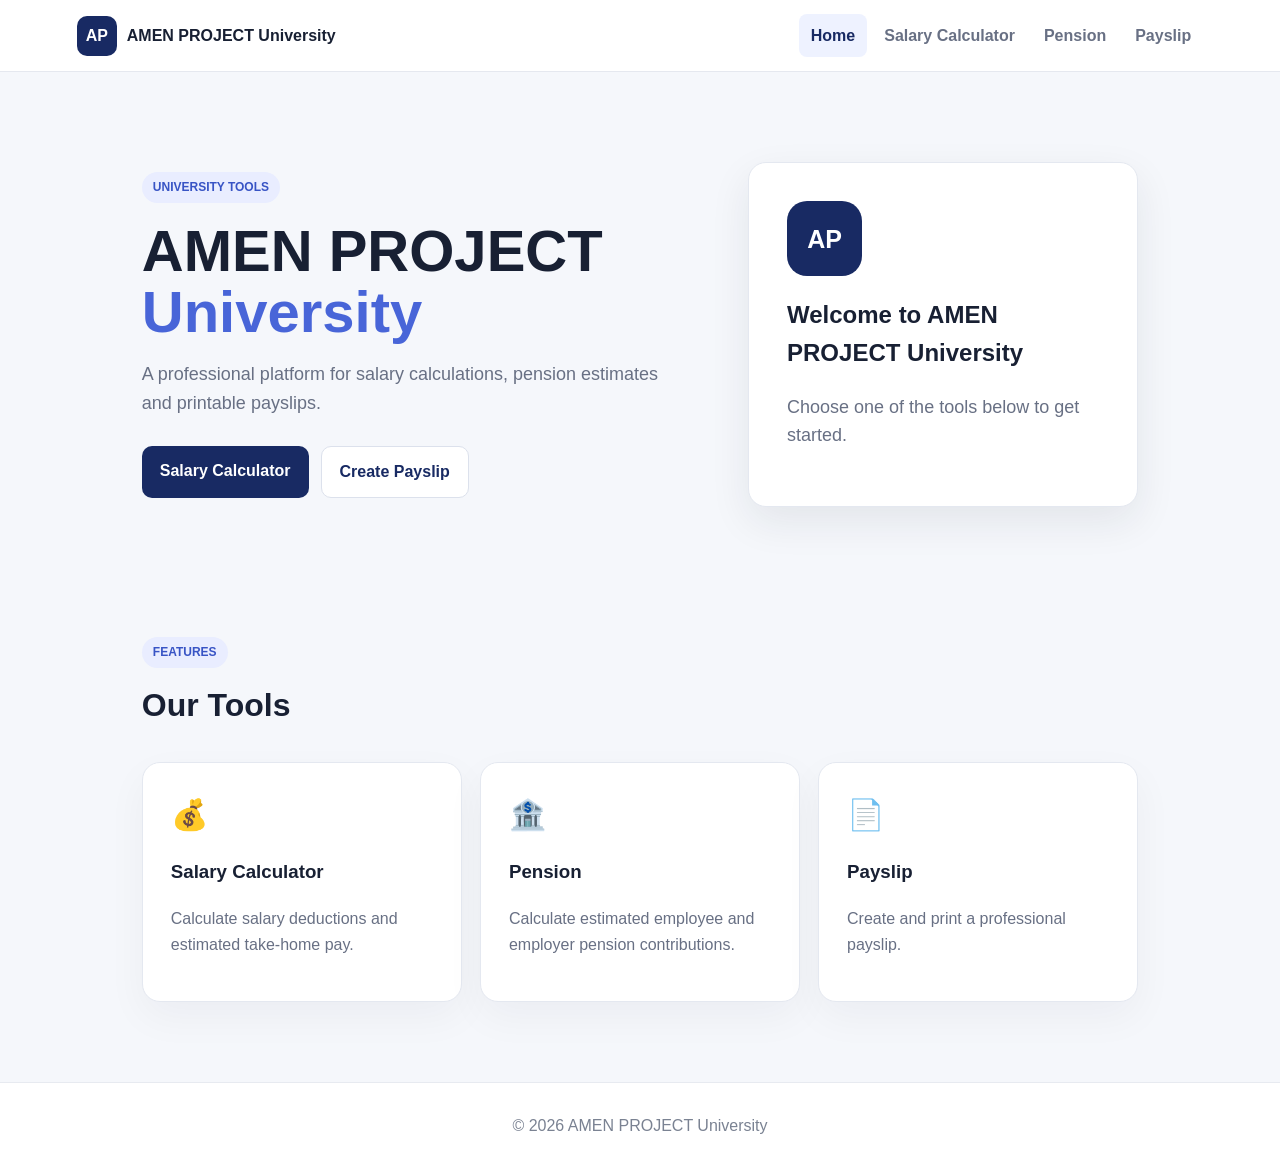
<file: INDEX.HTML>
<!DOCTYPE html>
<html lang="en">
<head>
  <meta charset="UTF-8">
  <meta name="viewport" content="width=device-width, initial-scale=1.0">
  <title>AMEN PROJECT University</title>
  <link rel="stylesheet" href="styles.css">
</head>

<body>

<header class="topbar">
  <a class="brand" href="index.html">
    <span class="logo">AP</span>
    <span>AMEN PROJECT University</span>
  </a>

  <nav>
    <a class="active" href="index.html">Home</a>
    <a href="salary.html">Salary Calculator</a>
    <a href="pension.html">Pension</a>
    <a href="payslip.html">Payslip</a>
  </nav>
</header>

<main>

<section class="hero">

  <div>
    <span class="badge">University Tools</span>

    <h1>
      AMEN PROJECT<br>
      <span>University</span>
    </h1>

    <p>
      A professional platform for salary calculations,
      pension estimates and printable payslips.
    </p>

    <div class="actions">
      <a class="btn primary" href="salary.html">
        Salary Calculator
      </a>

      <a class="btn secondary" href="payslip.html">
        Create Payslip
      </a>
    </div>
  </div>

  <div class="hero-card">
    <div class="hero-icon">AP</div>

    <h2>Welcome to AMEN PROJECT University</h2>

    <p>
      Choose one of the tools below to get started.
    </p>
  </div>

</section>


<section class="section">

  <div class="section-title">
    <span class="badge">Features</span>

    <h2>Our Tools</h2>
  </div>

  <div class="grid">

    <a class="card" href="salary.html">
      <div class="icon">💰</div>
      <h3>Salary Calculator</h3>
      <p>
        Calculate salary deductions and estimated
        take-home pay.
      </p>
    </a>

    <a class="card" href="pension.html">
      <div class="icon">🏦</div>
      <h3>Pension</h3>
      <p>
        Calculate estimated employee and employer
        pension contributions.
      </p>
    </a>

    <a class="card" href="payslip.html">
      <div class="icon">📄</div>
      <h3>Payslip</h3>
      <p>
        Create and print a professional payslip.
      </p>
    </a>

  </div>

</section>

</main>

<footer>
  © 2026 AMEN PROJECT University
</footer>

</body>
</html>
</file>
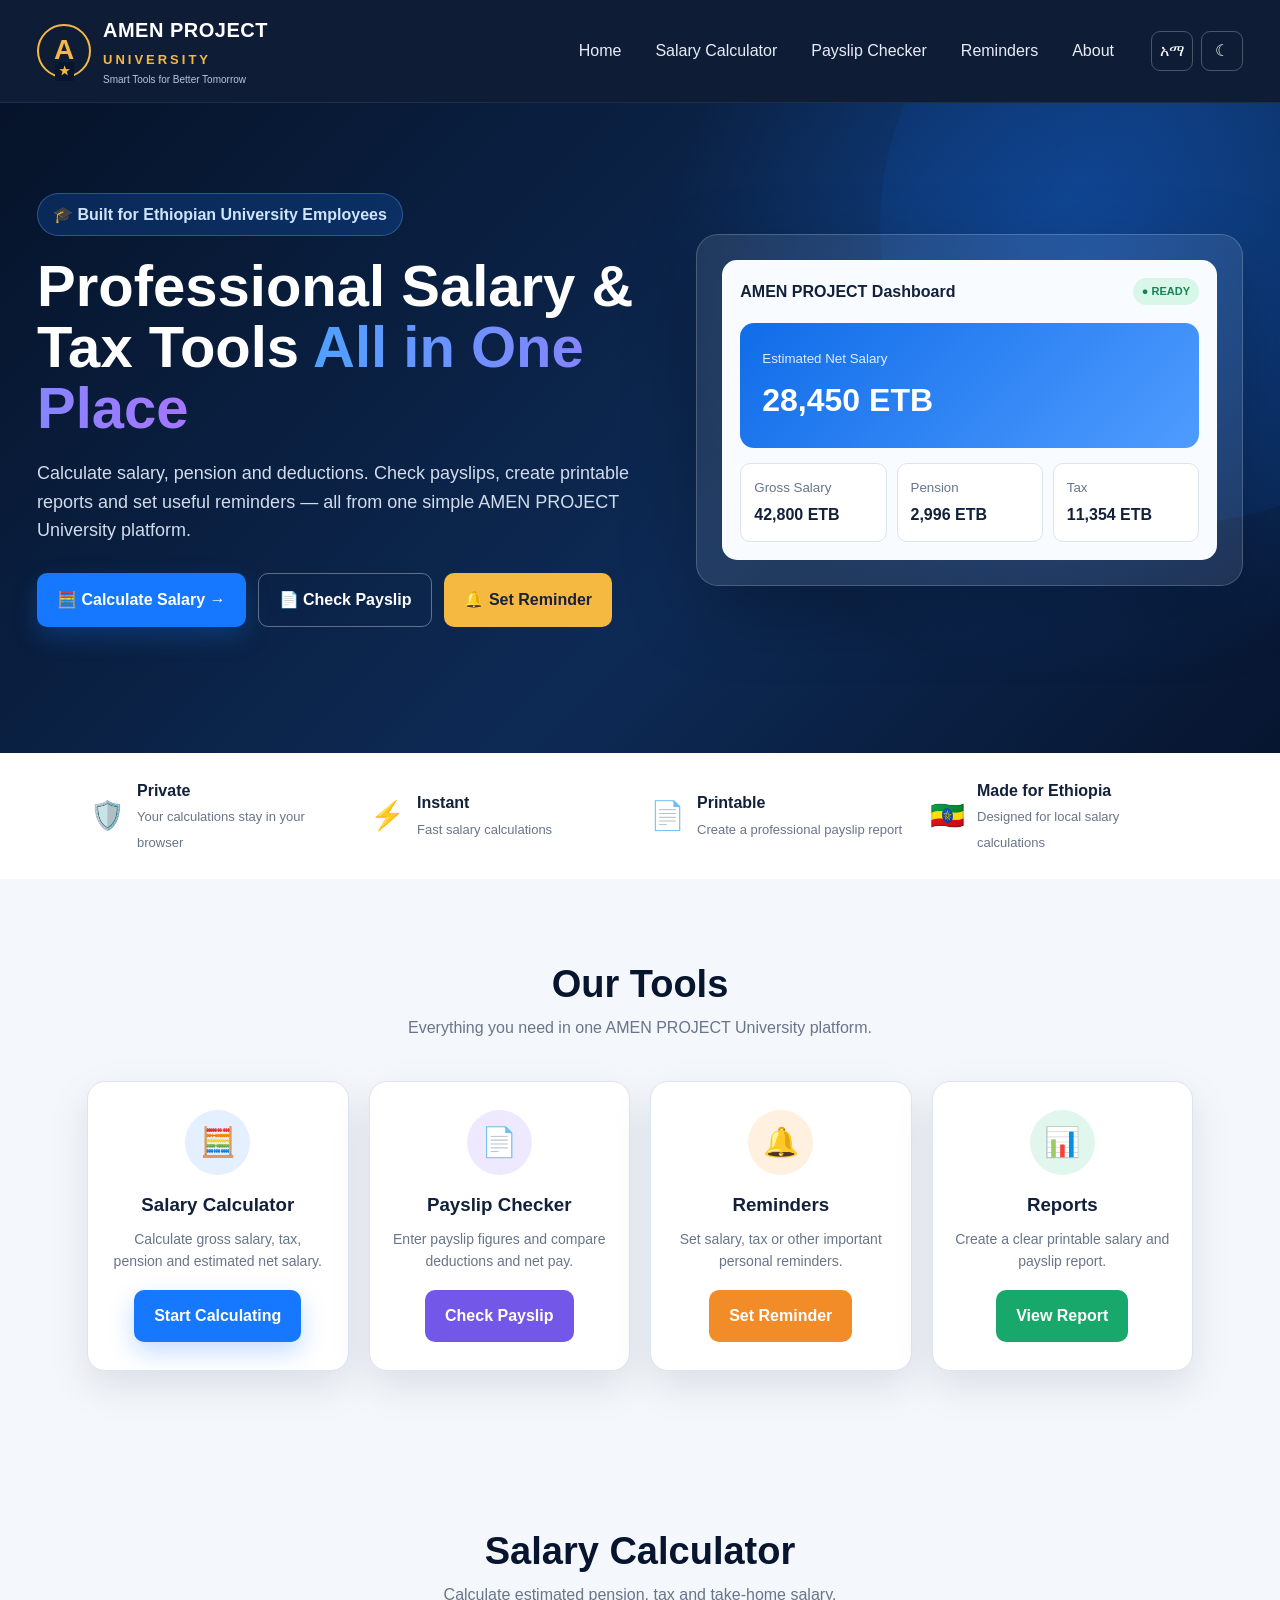
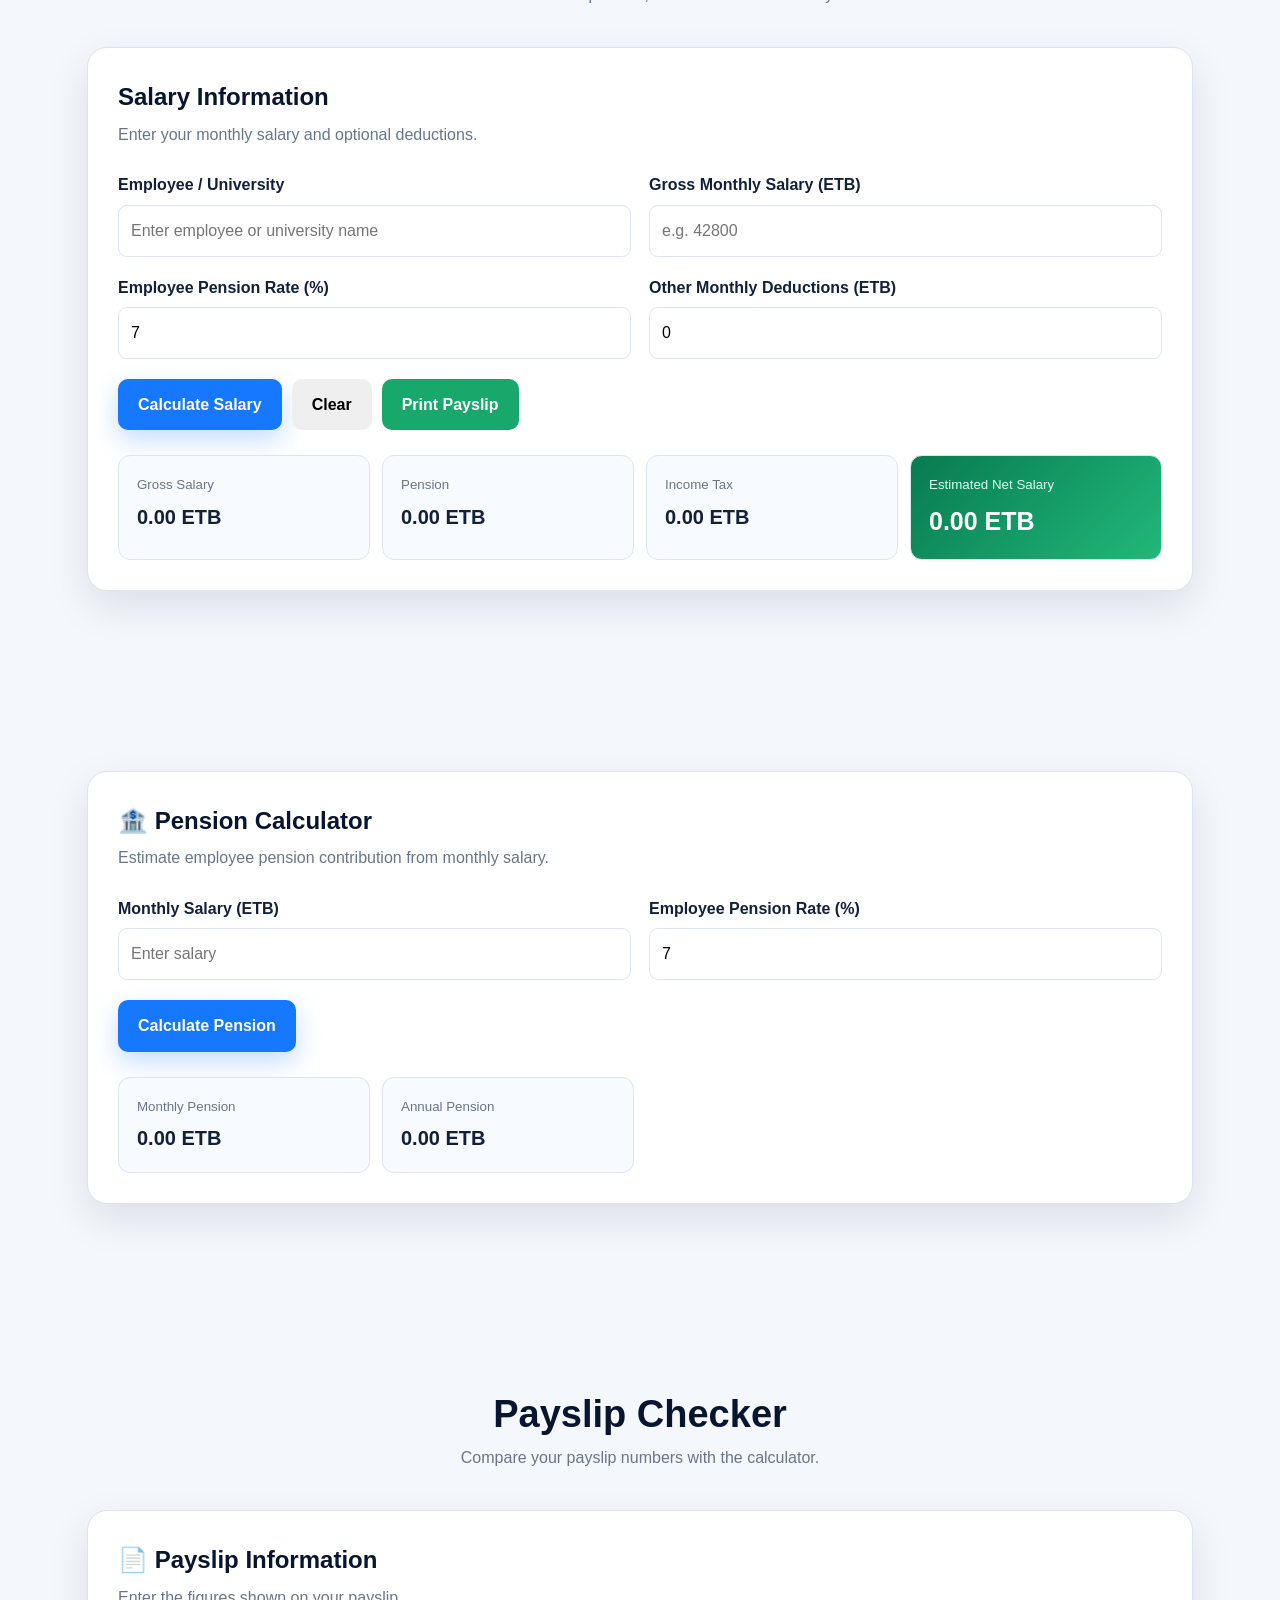
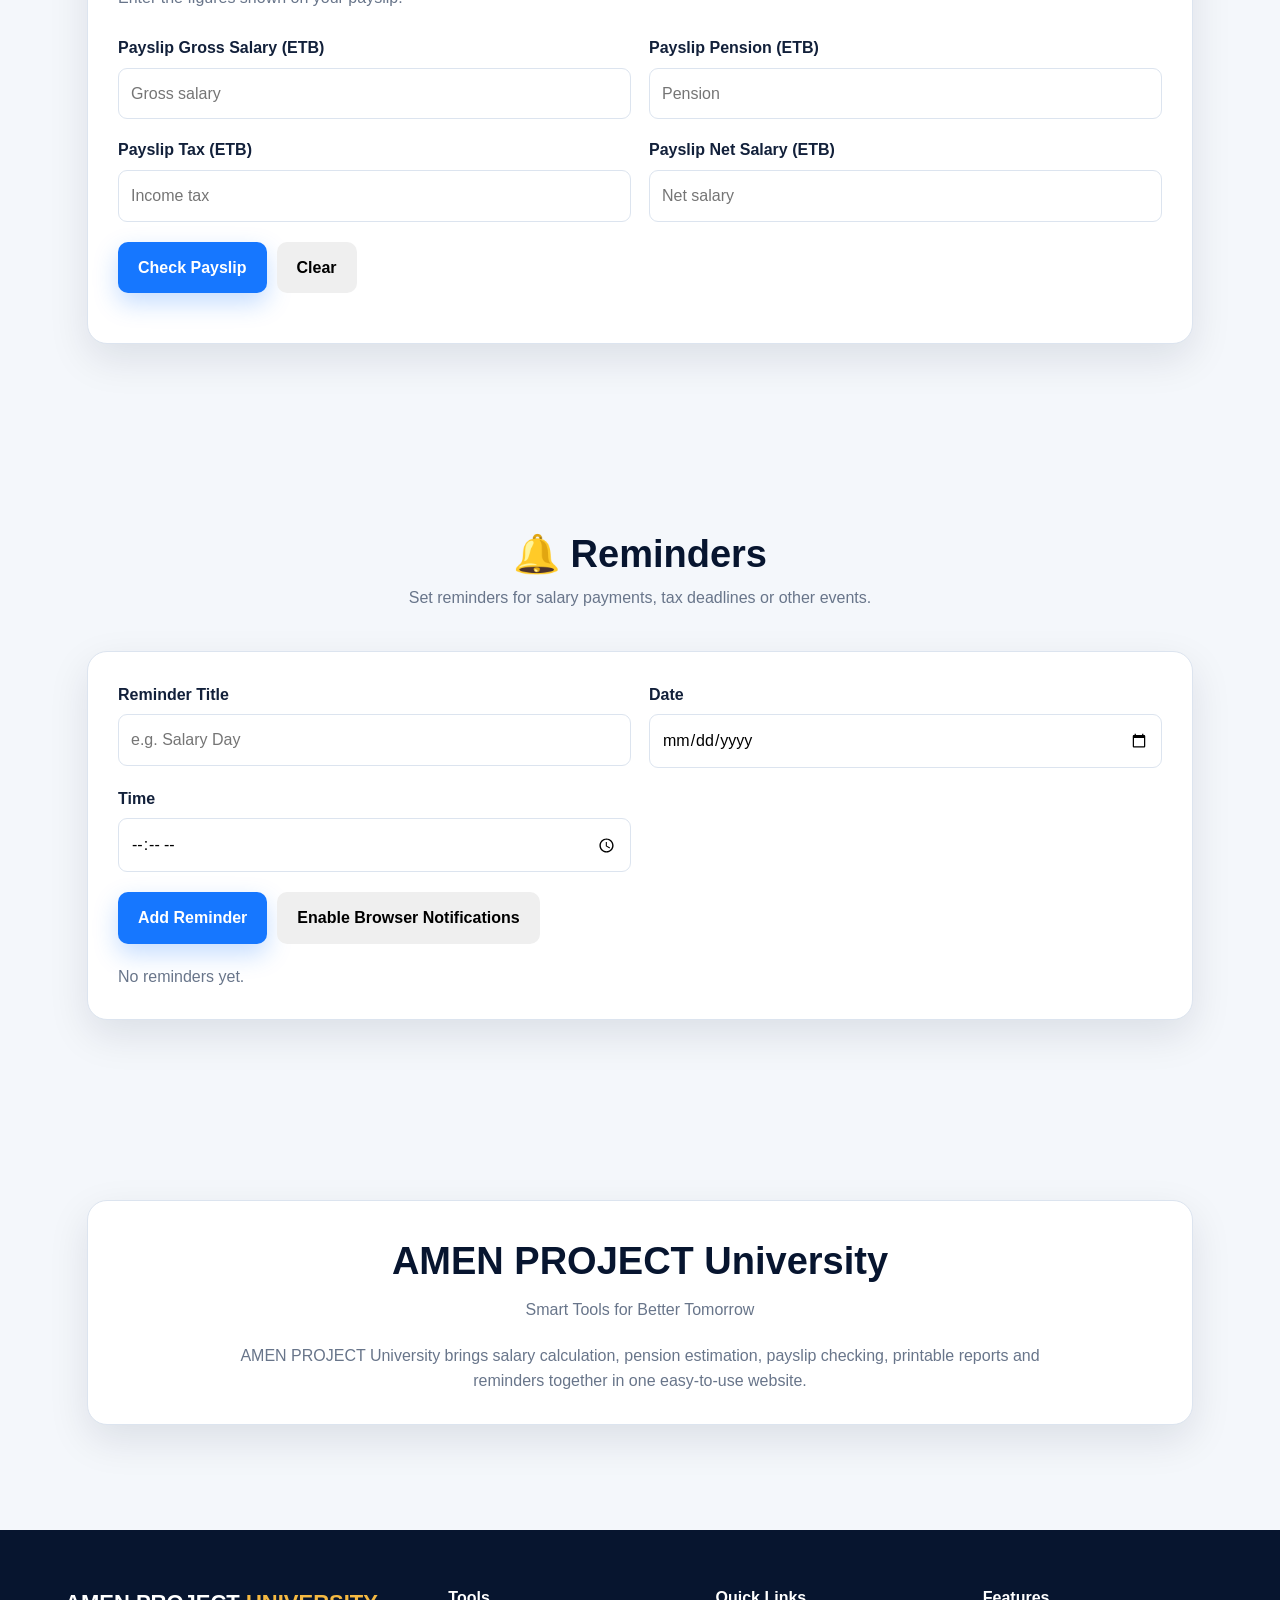
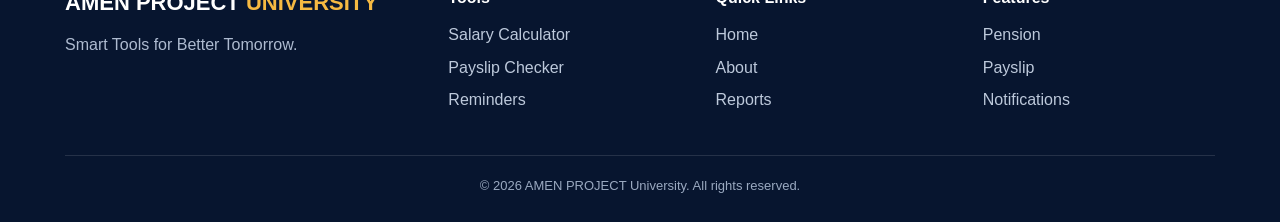
<file: index.html>
<!DOCTYPE html>
<html lang="en">
<head>
<meta charset="UTF-8">
<meta name="viewport" content="width=device-width, initial-scale=1.0">
<meta name="description" content="AMEN PROJECT University - Salary, Pension, Payslip and Reminder Tools">
<title>AMEN PROJECT University</title>

<style>
:root{
  --navy:#07152f;
  --navy2:#0d2347;
  --blue:#1677ff;
  --blue2:#4f9cff;
  --gold:#f5b942;
  --green:#18a86b;
  --red:#e74c3c;
  --purple:#7357e8;
  --orange:#f28c28;
  --bg:#f4f7fb;
  --card:#ffffff;
  --text:#12203a;
  --muted:#68758a;
  --border:#dce4ef;
  --shadow:0 15px 40px rgba(7,21,47,.10);
}

*{box-sizing:border-box;margin:0;padding:0}

html{scroll-behavior:smooth}

body{
  font-family:Arial,Helvetica,sans-serif;
  background:var(--bg);
  color:var(--text);
  line-height:1.6;
}

button,input,select,textarea{
  font:inherit;
}

button{
  cursor:pointer;
}

a{
  color:inherit;
  text-decoration:none;
}

/* NAVBAR */
.navbar{
  position:sticky;
  top:0;
  z-index:1000;
  background:rgba(7,21,47,.97);
  backdrop-filter:blur(12px);
  color:white;
  border-bottom:1px solid rgba(255,255,255,.08);
}

.nav-inner{
  max-width:1250px;
  margin:auto;
  padding:14px 22px;
  display:flex;
  align-items:center;
  gap:24px;
}

.logo{
  display:flex;
  align-items:center;
  gap:12px;
  min-width:270px;
}

.logo-mark{
  width:54px;
  height:54px;
  border:2px solid var(--gold);
  border-radius:50%;
  display:flex;
  align-items:center;
  justify-content:center;
  font-size:28px;
  font-weight:900;
  color:var(--gold);
  position:relative;
}

.logo-mark:after{
  content:"★";
  position:absolute;
  bottom:-5px;
  font-size:12px;
  background:var(--navy);
  padding:0 4px;
}

.logo-text strong{
  display:block;
  font-size:20px;
  letter-spacing:.5px;
}

.logo-text span{
  color:var(--gold);
  font-size:13px;
  font-weight:bold;
  letter-spacing:3px;
}

.logo-text small{
  display:block;
  color:#b9c7dd;
  font-size:10px;
}

.nav-links{
  display:flex;
  align-items:center;
  gap:8px;
  margin-left:auto;
}

.nav-links button{
  border:0;
  background:transparent;
  color:#e7eef9;
  padding:10px 13px;
  border-radius:8px;
}

.nav-links button:hover{
  background:rgba(255,255,255,.09);
  color:white;
}

.nav-actions{
  display:flex;
  gap:8px;
}

.icon-btn{
  border:1px solid rgba(255,255,255,.25);
  background:transparent;
  color:white;
  width:42px;
  height:40px;
  border-radius:9px;
}

.mobile-menu{
  display:none;
}

/* HERO */
.hero{
  min-height:650px;
  background:
    radial-gradient(circle at 85% 25%,rgba(22,119,255,.35),transparent 35%),
    linear-gradient(135deg,#061329,#0d2a55 60%,#07152f);
  color:white;
  position:relative;
  overflow:hidden;
}

.hero:before{
  content:"";
  position:absolute;
  width:600px;
  height:600px;
  border-radius:50%;
  background:rgba(22,119,255,.08);
  right:-200px;
  top:-180px;
}

.hero-inner{
  max-width:1250px;
  margin:auto;
  padding:90px 22px 70px;
  display:grid;
  grid-template-columns:1.05fr .95fr;
  align-items:center;
  gap:55px;
  position:relative;
}

.badge{
  display:inline-flex;
  background:rgba(22,119,255,.2);
  border:1px solid rgba(100,170,255,.35);
  padding:8px 15px;
  border-radius:30px;
  font-weight:bold;
  color:#cfe4ff;
  margin-bottom:20px;
}

.hero h1{
  font-size:58px;
  line-height:1.05;
  margin-bottom:20px;
}

.hero h1 span{
  background:linear-gradient(90deg,#4ea1ff,#a675ff);
  -webkit-background-clip:text;
  background-clip:text;
  color:transparent;
}

.hero p{
  font-size:18px;
  color:#d1dced;
  max-width:650px;
  margin-bottom:28px;
}

.hero-buttons{
  display:flex;
  flex-wrap:wrap;
  gap:12px;
}

.btn{
  border:0;
  border-radius:10px;
  padding:13px 20px;
  font-weight:bold;
  transition:.2s;
}

.btn:hover{
  transform:translateY(-2px);
}

.btn-primary{
  background:var(--blue);
  color:white;
  box-shadow:0 10px 25px rgba(22,119,255,.25);
}

.btn-outline{
  background:transparent;
  color:white;
  border:1px solid rgba(255,255,255,.35);
}

.btn-gold{
  background:var(--gold);
  color:#182238;
}

.hero-card{
  background:rgba(255,255,255,.09);
  border:1px solid rgba(255,255,255,.18);
  border-radius:22px;
  padding:25px;
  box-shadow:0 25px 70px rgba(0,0,0,.25);
}

.dashboard{
  background:#f8fbff;
  color:var(--text);
  border-radius:15px;
  padding:18px;
}

.dashboard-top{
  display:flex;
  justify-content:space-between;
  align-items:center;
  margin-bottom:18px;
}

.dashboard-title{
  font-weight:bold;
}

.status{
  background:#d9f7e9;
  color:#138455;
  border-radius:20px;
  padding:5px 9px;
  font-size:11px;
  font-weight:bold;
}

.net-box{
  background:linear-gradient(135deg,#106ce8,#4f9cff);
  color:white;
  border-radius:14px;
  padding:22px;
  margin-bottom:15px;
}

.net-box small{
  opacity:.85;
}

.net-box strong{
  display:block;
  font-size:32px;
  margin-top:4px;
}

.mini-grid{
  display:grid;
  grid-template-columns:repeat(3,1fr);
  gap:10px;
}

.mini{
  background:white;
  border:1px solid var(--border);
  padding:13px;
  border-radius:10px;
}

.mini small{
  display:block;
  color:var(--muted);
}

.mini strong{
  display:block;
  margin-top:4px;
}

/* BENEFITS */
.benefits{
  background:#fff;
  padding:25px 22px;
}

.benefit-inner{
  max-width:1100px;
  margin:auto;
  display:grid;
  grid-template-columns:repeat(4,1fr);
  gap:20px;
}

.benefit{
  display:flex;
  gap:12px;
  align-items:center;
}

.benefit-icon{
  font-size:28px;
}

.benefit strong{
  display:block;
}

.benefit span{
  color:var(--muted);
  font-size:13px;
}

/* SECTIONS */
section{
  scroll-margin-top:80px;
}

.section{
  max-width:1150px;
  margin:auto;
  padding:75px 22px;
}

.section-heading{
  text-align:center;
  margin-bottom:40px;
}

.section-heading h2{
  font-size:38px;
  color:var(--navy);
}

.section-heading p{
  color:var(--muted);
}

/* TOOLS */
.tools{
  display:grid;
  grid-template-columns:repeat(4,1fr);
  gap:20px;
}

.tool-card{
  background:var(--card);
  border:1px solid var(--border);
  border-radius:18px;
  padding:28px 22px;
  text-align:center;
  box-shadow:var(--shadow);
  transition:.2s;
}

.tool-card:hover{
  transform:translateY(-5px);
}

.tool-icon{
  width:65px;
  height:65px;
  border-radius:50%;
  display:flex;
  align-items:center;
  justify-content:center;
  font-size:29px;
  margin:0 auto 15px;
}

.blue{background:#e4efff}
.purple{background:#eee9ff}
.orange{background:#fff0df}
.green{background:#e1f7ed}

.tool-card h3{
  margin-bottom:8px;
}

.tool-card p{
  color:var(--muted);
  font-size:14px;
  margin-bottom:18px;
}

/* APP PANELS */
.panel{
  background:white;
  border:1px solid var(--border);
  border-radius:20px;
  padding:30px;
  box-shadow:var(--shadow);
  margin-bottom:30px;
}

.panel h2{
  color:var(--navy);
  margin-bottom:5px;
}

.panel-subtitle{
  color:var(--muted);
  margin-bottom:25px;
}

.form-grid{
  display:grid;
  grid-template-columns:repeat(2,1fr);
  gap:18px;
}

.field label{
  display:block;
  font-weight:bold;
  margin-bottom:7px;
}

.field input,
.field select,
.field textarea{
  width:100%;
  border:1px solid var(--border);
  border-radius:9px;
  padding:12px;
  outline:none;
  background:white;
}

.field input:focus,
.field select:focus,
.field textarea:focus{
  border-color:var(--blue);
  box-shadow:0 0 0 3px rgba(22,119,255,.1);
}

.full{
  grid-column:1/-1;
}

.actions{
  display:flex;
  flex-wrap:wrap;
  gap:10px;
  margin-top:20px;
}

/* RESULTS */
.results{
  margin-top:25px;
  display:grid;
  grid-template-columns:repeat(4,1fr);
  gap:12px;
}

.result-card{
  padding:18px;
  background:#f7faff;
  border:1px solid var(--border);
  border-radius:12px;
}

.result-card small{
  display:block;
  color:var(--muted);
}

.result-card strong{
  display:block;
  font-size:20px;
  margin-top:5px;
}

.result-net{
  background:linear-gradient(135deg,#087b51,#21b879);
  color:white;
}

.result-net small{
  color:#d9ffef;
}

.result-net strong{
  font-size:25px;
}

/* TABLE */
.table-wrap{
  overflow-x:auto;
  margin-top:20px;
}

table{
  width:100%;
  border-collapse:collapse;
}

th,td{
  padding:12px;
  border-bottom:1px solid var(--border);
  text-align:left;
}

th{
  background:#f4f7fb;
}

/* REMINDERS */
.reminder-list{
  margin-top:20px;
  display:grid;
  gap:10px;
}

.reminder{
  display:flex;
  justify-content:space-between;
  align-items:center;
  padding:15px;
  background:#f8faff;
  border:1px solid var(--border);
  border-radius:10px;
}

.reminder-date{
  color:var(--blue);
  font-weight:bold;
}

/* FOOTER */
footer{
  background:var(--navy);
  color:white;
  padding:55px 22px 25px;
}

.footer-inner{
  max-width:1150px;
  margin:auto;
  display:grid;
  grid-template-columns:1.5fr 1fr 1fr 1fr;
  gap:35px;
}

.footer-logo{
  font-size:22px;
  font-weight:bold;
}

.footer-logo span{
  color:var(--gold);
}

footer h4{
  margin-bottom:12px;
}

footer a{
  display:block;
  color:#bdc9db;
  margin:7px 0;
}

footer a:hover{
  color:white;
}

.footer-bottom{
  max-width:1150px;
  margin:35px auto 0;
  padding-top:20px;
  border-top:1px solid rgba(255,255,255,.12);
  color:#9aa9c0;
  font-size:13px;
  text-align:center;
}

/* MODAL */
.modal{
  position:fixed;
  inset:0;
  background:rgba(0,0,0,.65);
  display:none;
  align-items:center;
  justify-content:center;
  z-index:2000;
  padding:20px;
}

.modal.show{
  display:flex;
}

.modal-box{
  background:white;
  color:var(--text);
  max-width:850px;
  width:100%;
  max-height:90vh;
  overflow:auto;
  border-radius:18px;
  padding:30px;
}

.modal-header{
  display:flex;
  justify-content:space-between;
  align-items:center;
  margin-bottom:20px;
}

.close{
  border:0;
  background:#edf1f6;
  width:38px;
  height:38px;
  border-radius:50%;
}

/* TOAST */
.toast{
  position:fixed;
  right:20px;
  bottom:20px;
  background:#10213f;
  color:white;
  padding:14px 18px;
  border-radius:10px;
  box-shadow:var(--shadow);
  transform:translateY(100px);
  opacity:0;
  transition:.3s;
  z-index:3000;
}

.toast.show{
  transform:translateY(0);
  opacity:1;
}

/* PRINT */
@media print{
  body *{
    visibility:hidden;
  }

  #printReport,
  #printReport *{
    visibility:visible;
  }

  #printReport{
    position:absolute;
    left:0;
    top:0;
    width:100%;
    padding:30px;
  }
}

/* MOBILE */
@media(max-width:950px){
  .nav-links{
    display:none;
  }

  .mobile-menu{
    display:block;
    margin-left:auto;
  }

  .logo{
    min-width:auto;
  }

  .hero-inner{
    grid-template-columns:1fr;
  }

  .hero h1{
    font-size:44px;
  }

  .tools{
    grid-template-columns:repeat(2,1fr);
  }

  .benefit-inner{
    grid-template-columns:repeat(2,1fr);
  }

  .results{
    grid-template-columns:repeat(2,1fr);
  }

  .footer-inner{
    grid-template-columns:repeat(2,1fr);
  }
}

@media(max-width:600px){
  .hero-inner{
    padding-top:55px;
  }

  .hero h1{
    font-size:36px;
  }

  .hero p{
    font-size:16px;
  }

  .tools,
  .benefit-inner,
  .form-grid,
  .results,
  .footer-inner{
    grid-template-columns:1fr;
  }

  .mini-grid{
    grid-template-columns:1fr;
  }

  .panel{
    padding:20px;
  }

  .section{
    padding:50px 15px;
  }

  .logo-text strong{
    font-size:16px;
  }

  .logo-text span{
    font-size:10px;
  }
}
</style>
</head>

<body>

<!-- NAVIGATION -->
<nav class="navbar">
  <div class="nav-inner">

    <a href="#home" class="logo">
      <div class="logo-mark">A</div>
      <div class="logo-text">
        <strong>AMEN PROJECT</strong>
        <span>UNIVERSITY</span>
        <small>Smart Tools for Better Tomorrow</small>
      </div>
    </a>

    <div class="nav-links">
      <button onclick="goTo('home')" data-en="Home" data-am="መነሻ">Home</button>
      <button onclick="goTo('calculator')" data-en="Salary Calculator" data-am="የደመወዝ ማስያ">Salary Calculator</button>
      <button onclick="goTo('payslip')" data-en="Payslip Checker" data-am="የደመወዝ ወረቀት">Payslip Checker</button>
      <button onclick="goTo('reminders')" data-en="Reminders" data-am="አስታዋሾች">Reminders</button>
      <button onclick="goTo('about')" data-en="About" data-am="ስለ እኛ">About</button>
    </div>

    <div class="nav-actions">
      <button class="icon-btn" onclick="toggleLanguage()" id="languageBtn">አማ</button>
      <button class="icon-btn" onclick="toggleDarkMode()">☾</button>
    </div>

    <button class="icon-btn mobile-menu" onclick="toggleMobileMenu()">☰</button>

  </div>
</nav>


<!-- HERO -->
<header class="hero" id="home">
  <div class="hero-inner">

    <div>
      <div class="badge">🎓 Built for Ethiopian University Employees</div>

      <h1>
        Professional Salary & Tax Tools
        <span>All in One Place</span>
      </h1>

      <p>
        Calculate salary, pension and deductions. Check payslips,
        create printable reports and set useful reminders —
        all from one simple AMEN PROJECT University platform.
      </p>

      <div class="hero-buttons">
        <button class="btn btn-primary" onclick="goTo('calculator')">
          🧮 Calculate Salary →
        </button>

        <button class="btn btn-outline" onclick="goTo('payslip')">
          📄 Check Payslip
        </button>

        <button class="btn btn-gold" onclick="goTo('reminders')">
          🔔 Set Reminder
        </button>
      </div>
    </div>


    <div class="hero-card">

      <div class="dashboard">

        <div class="dashboard-top">
          <div class="dashboard-title">
            AMEN PROJECT Dashboard
          </div>
          <div class="status">● READY</div>
        </div>

        <div class="net-box">
          <small>Estimated Net Salary</small>
          <strong id="heroNet">28,450 ETB</strong>
        </div>

        <div class="mini-grid">
          <div class="mini">
            <small>Gross Salary</small>
            <strong id="heroGross">42,800 ETB</strong>
          </div>

          <div class="mini">
            <small>Pension</small>
            <strong id="heroPension">2,996 ETB</strong>
          </div>

          <div class="mini">
            <small>Tax</small>
            <strong id="heroTax">11,354 ETB</strong>
          </div>
        </div>

      </div>
    </div>

  </div>
</header>


<!-- BENEFITS -->
<div class="benefits">
  <div class="benefit-inner">

    <div class="benefit">
      <div class="benefit-icon">🛡️</div>
      <div>
        <strong>Private</strong>
        <span>Your calculations stay in your browser</span>
      </div>
    </div>

    <div class="benefit">
      <div class="benefit-icon">⚡</div>
      <div>
        <strong>Instant</strong>
        <span>Fast salary calculations</span>
      </div>
    </div>

    <div class="benefit">
      <div class="benefit-icon">📄</div>
      <div>
        <strong>Printable</strong>
        <span>Create a professional payslip report</span>
      </div>
    </div>

    <div class="benefit">
      <div class="benefit-icon">🇪🇹</div>
      <div>
        <strong>Made for Ethiopia</strong>
        <span>Designed for local salary calculations</span>
      </div>
    </div>

  </div>
</div>


<!-- TOOLS -->
<section class="section">

  <div class="section-heading">
    <h2>Our Tools</h2>
    <p>Everything you need in one AMEN PROJECT University platform.</p>
  </div>

  <div class="tools">

    <div class="tool-card">
      <div class="tool-icon blue">🧮</div>
      <h3>Salary Calculator</h3>
      <p>Calculate gross salary, tax, pension and estimated net salary.</p>
      <button class="btn btn-primary" onclick="goTo('calculator')">Start Calculating</button>
    </div>

    <div class="tool-card">
      <div class="tool-icon purple">📄</div>
      <h3>Payslip Checker</h3>
      <p>Enter payslip figures and compare deductions and net pay.</p>
      <button class="btn" style="background:#7357e8;color:white" onclick="goTo('payslip')">Check Payslip</button>
    </div>

    <div class="tool-card">
      <div class="tool-icon orange">🔔</div>
      <h3>Reminders</h3>
      <p>Set salary, tax or other important personal reminders.</p>
      <button class="btn" style="background:#f28c28;color:white" onclick="goTo('reminders')">Set Reminder</button>
    </div>

    <div class="tool-card">
      <div class="tool-icon green">📊</div>
      <h3>Reports</h3>
      <p>Create a clear printable salary and payslip report.</p>
      <button class="btn" style="background:#18a86b;color:white" onclick="goTo('calculator')">View Report</button>
    </div>

  </div>
</section>


<!-- SALARY CALCULATOR -->
<section class="section" id="calculator">

  <div class="section-heading">
    <h2>Salary Calculator</h2>
    <p>Calculate estimated pension, tax and take-home salary.</p>
  </div>

  <div class="panel">

    <h2>Salary Information</h2>
    <p class="panel-subtitle">
      Enter your monthly salary and optional deductions.
    </p>

    <div class="form-grid">

      <div class="field">
        <label>Employee / University</label>
        <input id="employeeName" type="text" placeholder="Enter employee or university name">
      </div>

      <div class="field">
        <label>Gross Monthly Salary (ETB)</label>
        <input id="grossSalary" type="number" min="0" step="0.01" placeholder="e.g. 42800">
      </div>

      <div class="field">
        <label>Employee Pension Rate (%)</label>
        <input id="pensionRate" type="number" value="7" min="0" max="100" step="0.1">
      </div>

      <div class="field">
        <label>Other Monthly Deductions (ETB)</label>
        <input id="otherDeduction" type="number" value="0" min="0" step="0.01">
      </div>

    </div>

    <div class="actions">
      <button class="btn btn-primary" onclick="calculateSalary()">Calculate Salary</button>
      <button class="btn" onclick="clearCalculator()">Clear</button>
      <button class="btn" style="background:#18a86b;color:white" onclick="printPayslip()">Print Payslip</button>
    </div>

    <div class="results">

      <div class="result-card">
        <small>Gross Salary</small>
        <strong id="grossResult">0.00 ETB</strong>
      </div>

      <div class="result-card">
        <small>Pension</small>
        <strong id="pensionResult">0.00 ETB</strong>
      </div>

      <div class="result-card">
        <small>Income Tax</small>
        <strong id="taxResult">0.00 ETB</strong>
      </div>

      <div class="result-card result-net">
        <small>Estimated Net Salary</small>
        <strong id="netResult">0.00 ETB</strong>
      </div>

    </div>

  </div>

</section>


<!-- PENSION -->
<section class="section">

  <div class="panel">

    <h2>🏦 Pension Calculator</h2>
    <p class="panel-subtitle">
      Estimate employee pension contribution from monthly salary.
    </p>

    <div class="form-grid">

      <div class="field">
        <label>Monthly Salary (ETB)</label>
        <input id="pensionSalary" type="number" placeholder="Enter salary">
      </div>

      <div class="field">
        <label>Employee Pension Rate (%)</label>
        <input id="pensionOnlyRate" type="number" value="7" min="0" step="0.1">
      </div>

    </div>

    <div class="actions">
      <button class="btn btn-primary" onclick="calculatePension()">Calculate Pension</button>
    </div>

    <div class="results">

      <div class="result-card">
        <small>Monthly Pension</small>
        <strong id="pensionOnlyResult">0.00 ETB</strong>
      </div>

      <div class="result-card">
        <small>Annual Pension</small>
        <strong id="annualPensionResult">0.00 ETB</strong>
      </div>

    </div>

  </div>

</section>


<!-- PAYSLIP CHECKER -->
<section class="section" id="payslip">

  <div class="section-heading">
    <h2>Payslip Checker</h2>
    <p>Compare your payslip numbers with the calculator.</p>
  </div>

  <div class="panel">

    <h2>📄 Payslip Information</h2>
    <p class="panel-subtitle">
      Enter the figures shown on your payslip.
    </p>

    <div class="form-grid">

      <div class="field">
        <label>Payslip Gross Salary (ETB)</label>
        <input id="slipGross" type="number" placeholder="Gross salary">
      </div>

      <div class="field">
        <label>Payslip Pension (ETB)</label>
        <input id="slipPension" type="number" placeholder="Pension">
      </div>

      <div class="field">
        <label>Payslip Tax (ETB)</label>
        <input id="slipTax" type="number" placeholder="Income tax">
      </div>

      <div class="field">
        <label>Payslip Net Salary (ETB)</label>
        <input id="slipNet" type="number" placeholder="Net salary">
      </div>

    </div>

    <div class="actions">
      <button class="btn btn-primary" onclick="checkPayslip()">Check Payslip</button>
      <button class="btn" onclick="clearPayslip()">Clear</button>
    </div>

    <div id="payslipResult" style="margin-top:20px"></div>

  </div>

</section>


<!-- REMINDERS -->
<section class="section" id="reminders">

  <div class="section-heading">
    <h2>🔔 Reminders</h2>
    <p>Set reminders for salary payments, tax deadlines or other events.</p>
  </div>

  <div class="panel">

    <div class="form-grid">

      <div class="field">
        <label>Reminder Title</label>
        <input id="reminderTitle" type="text" placeholder="e.g. Salary Day">
      </div>

      <div class="field">
        <label>Date</label>
        <input id="reminderDate" type="date">
      </div>

      <div class="field">
        <label>Time</label>
        <input id="reminderTime" type="time">
      </div>

    </div>

    <div class="actions">
      <button class="btn btn-primary" onclick="addReminder()">Add Reminder</button>
      <button class="btn" onclick="requestNotifications()">Enable Browser Notifications</button>
    </div>

    <div id="reminderList" class="reminder-list"></div>

  </div>

</section>


<!-- ABOUT -->
<section class="section" id="about">

  <div class="panel">

    <div class="section-heading" style="margin-bottom:20px">
      <h2>AMEN PROJECT University</h2>
      <p>Smart Tools for Better Tomorrow</p>
    </div>

    <p style="text-align:center;color:var(--muted);max-width:800px;margin:auto">
      AMEN PROJECT University brings salary calculation, pension estimation,
      payslip checking, printable reports and reminders together in one
      easy-to-use website.
    </p>

  </div>

</section>


<!-- PRINTABLE REPORT -->
<div id="printReport" style="display:none">

  <div style="border-bottom:3px solid #07152f;padding-bottom:15px;margin-bottom:25px">
    <h1>AMEN PROJECT UNIVERSITY</h1>
    <p>Professional Salary & Payslip Report</p>
  </div>

  <div id="printContent"></div>

</div>


<!-- FOOTER -->
<footer>

  <div class="footer-inner">

    <div>
      <div class="footer-logo">
        AMEN PROJECT <span>UNIVERSITY</span>
      </div>

      <p style="color:#aebbd0;margin-top:12px">
        Smart Tools for Better Tomorrow.
      </p>
    </div>

    <div>
      <h4>Tools</h4>
      <a href="#calculator">Salary Calculator</a>
      <a href="#payslip">Payslip Checker</a>
      <a href="#reminders">Reminders</a>
    </div>

    <div>
      <h4>Quick Links</h4>
      <a href="#home">Home</a>
      <a href="#about">About</a>
      <a href="#calculator">Reports</a>
    </div>

    <div>
      <h4>Features</h4>
      <a href="#calculator">Pension</a>
      <a href="#payslip">Payslip</a>
      <a href="#reminders">Notifications</a>
    </div>

  </div>

  <div class="footer-bottom">
    © 2026 AMEN PROJECT University. All rights reserved.
  </div>

</footer>


<div id="toast" class="toast"></div>


<script>

/* =========================
   GLOBAL SETTINGS
========================= */

let currentLanguage = "en";

const TAX_BRACKETS = [
  {limit:2000, rate:0, base:0},
  {limit:4000, rate:.10, base:0},
  {limit:7000, rate:.15, base:200},
  {limit:10000, rate:.20, base:650},
  {limit:14000, rate:.25, base:1250},
  {limit:20000, rate:.30, base:2750},
  {limit:Infinity, rate:.35, base:4550}
];


/* =========================
   NAVIGATION
========================= */

function goTo(id){
  document.getElementById(id).scrollIntoView({
    behavior:"smooth"
  });
}

function toggleMobileMenu(){
  const links = document.querySelector(".nav-links");

  if(links.style.display === "flex"){
    links.style.display = "";
  }else{
    links.style.display = "flex";
    links.style.position = "absolute";
    links.style.top = "82px";
    links.style.left = "0";
    links.style.right = "0";
    links.style.padding = "15px";
    links.style.background = "#07152f";
    links.style.flexDirection = "column";
  }
}


/* =========================
   LANGUAGE
========================= */

function toggleLanguage(){

  currentLanguage = currentLanguage === "en" ? "am" : "en";

  document.querySelectorAll("[data-en]").forEach(el=>{
    el.textContent = el.dataset[currentLanguage];
  });

  document.getElementById("languageBtn").textContent =
    currentLanguage === "en" ? "አማ" : "EN";

  showToast(
    currentLanguage === "en"
      ? "English language selected"
      : "የአማርኛ ቋንቋ ተመርጧል"
  );
}


/* =========================
   DARK MODE
========================= */

function toggleDarkMode(){

  const root = document.documentElement;

  if(root.dataset.dark === "true"){

    root.dataset.dark = "false";

    root.style.setProperty("--bg","#f4f7fb");
    root.style.setProperty("--card","#ffffff");
    root.style.setProperty("--text","#12203a");
    root.style.setProperty("--border","#dce4ef");

    showToast("Light mode enabled");

  }else{

    root.dataset.dark = "true";

    root.style.setProperty("--bg","#071329");
    root.style.setProperty("--card","#10213f");
    root.style.setProperty("--text","#edf4ff");
    root.style.setProperty("--border","#263a5b");

    showToast("Dark mode enabled");
  }
}


/* =========================
   TAX
========================= */

function calculateIncomeTax(monthlySalary){

  let tax = 0;

  for(const bracket of TAX_BRACKETS){

    if(monthlySalary <= bracket.limit){

      if(bracket.rate === 0){
        return 0;
      }

      const previousLimit =
        TAX_BRACKETS[
          TAX_BRACKETS.indexOf(bracket)-1
        ]?.limit || 0;

      tax =
        bracket.base +
        (monthlySalary - previousLimit) * bracket.rate;

      return Math.max(0,tax);
    }
  }

  return tax;
}


/* =========================
   SALARY CALCULATOR
========================= */

function calculateSalary(){

  const name =
    document.getElementById("employeeName").value ||
    "University Employee";

  const gross =
    Number(document.getElementById("grossSalary").value) || 0;

  const pensionRate =
    Number(document.getElementById("pensionRate").value) || 0;

  const other =
    Number(document.getElementById("otherDeduction").value) || 0;

  if(gross <= 0){

    showToast("Please enter a valid gross salary.");

    return;
  }

  const pension = gross * pensionRate / 100;

  const tax = calculateIncomeTax(gross);

  const net =
    gross -
    pension -
    tax -
    other;

  document.getElementById("grossResult").textContent =
    money(gross);

  document.getElementById("pensionResult").textContent =
    money(pension);

  document.getElementById("taxResult").textContent =
    money(tax);

  document.getElementById("netResult").textContent =
    money(Math.max(0,net));

  document.getElementById("heroGross").textContent =
    money(gross);

  document.getElementById("heroPension").textContent =
    money(pension);

  document.getElementById("heroTax").textContent =
    money(tax);

  document.getElementById("heroNet").textContent =
    money(Math.max(0,net));

  localStorage.setItem(
    "amenSalaryData",
    JSON.stringify({
      name,
      gross,
      pensionRate,
      pension,
      tax,
      other,
      net
    })
  );

  showToast("Salary calculated successfully.");
}


/* =========================
   PENSION
========================= */

function calculatePension(){

  const salary =
    Number(document.getElementById("pensionSalary").value) || 0;

  const rate =
    Number(document.getElementById("pensionOnlyRate").value) || 0;

  if(salary <= 0){
    showToast("Please enter salary.");
    return;
  }

  const monthly =
    salary * rate / 100;

  const annual =
    monthly * 12;

  document.getElementById("pensionOnlyResult").textContent =
    money(monthly);

  document.getElementById("annualPensionResult").textContent =
    money(annual);
}


/* =========================
   PAYSLIP CHECKER
========================= */

function checkPayslip(){

  const gross =
    Number(document.getElementById("slipGross").value) || 0;

  const pension =
    Number(document.getElementById("slipPension").value) || 0;

  const tax =
    Number(document.getElementById("slipTax").value) || 0;

  const net =
    Number(document.getElementById("slipNet").value) || 0;

  if(gross <= 0){

    showToast("Enter the payslip gross salary.");

    return;
  }

  const calculatedNet =
    gross - pension - tax;

  const difference =
    net - calculatedNet;

  const tolerance = 1;

  let message = "";

  if(Math.abs(difference) <= tolerance){

    message = `
      <div style="
        padding:18px;
        background:#e1f7ed;
        border:1px solid #a9e8cc;
        color:#087b51;
        border-radius:12px;
      ">
        <strong>✓ Payslip looks consistent</strong>
        <p style="margin-top:5px">
          The entered deductions produce approximately
          <strong>${money(calculatedNet)}</strong> net salary.
        </p>
      </div>
    `;

  }else{

    message = `
      <div style="
        padding:18px;
        background:#fff1ef;
        border:1px solid #ffc5bf;
        color:#b63b30;
        border-radius:12px;
      ">
        <strong>⚠ Difference found</strong>
        <p style="margin-top:5px">
          Calculated net: <strong>${money(calculatedNet)}</strong><br>
          Payslip net: <strong>${money(net)}</strong><br>
          Difference: <strong>${money(Math.abs(difference))}</strong>
        </p>
        <small>
          This checker only compares the figures you enter.
          It does not verify an employer's payroll records.
        </small>
      </div>
    `;
  }

  document.getElementById("payslipResult").innerHTML = message;
}


/* =========================
   PRINT PAYSLIP
========================= */

function printPayslip(){

  const name =
    document.getElementById("employeeName").value ||
    "University Employee";

  const gross =
    document.getElementById("grossResult").textContent;

  const pension =
    document.getElementById("pensionResult").textContent;

  const tax =
    document.getElementById("taxResult").textContent;

  const net =
    document.getElementById("netResult").textContent;

  const other =
    document.getElementById("otherDeduction").value || "0";

  document.getElementById("printContent").innerHTML = `

    <h2>Salary / Payslip Report</h2>

    <p><strong>Employee / University:</strong> ${escapeHTML(name)}</p>

    <p>
      <strong>Date:</strong>
      ${new Date().toLocaleDateString()}
    </p>

    <table style="margin-top:25px">
      <tr>
        <th>Description</th>
        <th>Amount</th>
      </tr>

      <tr>
        <td>Gross Monthly Salary</td>
        <td>${gross}</td>
      </tr>

      <tr>
        <td>Employee Pension</td>
        <td>${pension}</td>
      </tr>

      <tr>
        <td>Income Tax</td>
        <td>${tax}</td>
      </tr>

      <tr>
        <td>Other Deductions</td>
        <td>${money(Number(other))}</td>
      </tr>

      <tr>
        <td><strong>Estimated Net Salary</strong></td>
        <td><strong>${net}</strong></td>
      </tr>

    </table>

    <p style="margin-top:30px;color:#68758a">
      Generated by AMEN PROJECT University.
    </p>
  `;

  document.getElementById("printReport").style.display = "block";

  window.print();

  setTimeout(()=>{
    document.getElementById("printReport").style.display = "none";
  },1000);
}


/* =========================
   REMINDERS
========================= */

function loadReminders(){

  const reminders =
    JSON.parse(
      localStorage.getItem("amenReminders") || "[]"
    );

  renderReminders(reminders);
}

function addReminder(){

  const title =
    document.getElementById("reminderTitle").value.trim();

  const date =
    document.getElementById("reminderDate").value;

  const time =
    document.getElementById("reminderTime").value;

  if(!title || !date || !time){

    showToast("Please complete the reminder.");

    return;
  }

  const reminders =
    JSON.parse(
      localStorage.getItem("amenReminders") || "[]"
    );

  reminders.push({
    id:Date.now(),
    title,
    date,
    time
  });

  localStorage.setItem(
    "amenReminders",
    JSON.stringify(reminders)
  );

  document.getElementById("reminderTitle").value = "";
  document.getElementById("reminderDate").value = "";
  document.getElementById("reminderTime").value = "";

  renderReminders(reminders);

  showToast("Reminder added.");
}

function renderReminders(reminders){

  const list =
    document.getElementById("reminderList");

  if(!reminders.length){

    list.innerHTML =
      `<p style="color:#68758a">No reminders yet.</p>`;

    return;
  }

  reminders.sort(
    (a,b)=>
      new Date(`${a.date}T${a.time}`) -
      new Date(`${b.date}T${b.time}`)
  );

  list.innerHTML =
    reminders.map(r=>`

      <div class="reminder">

        <div>
          <strong>🔔 ${escapeHTML(r.title)}</strong>
          <div class="reminder-date">
            ${r.date} at ${r.time}
          </div>
        </div>

        <button
          class="btn"
          style="background:#ffe8e5;color:#c0392b"
          onclick="deleteReminder(${r.id})">
          Delete
        </button>

      </div>

    `).join("");
}

function deleteReminder(id){

  let reminders =
    JSON.parse(
      localStorage.getItem("amenReminders") || "[]"
    );

  reminders =
    reminders.filter(r=>r.id !== id);

  localStorage.setItem(
    "amenReminders",
    JSON.stringify(reminders)
  );

  renderReminders(reminders);

  showToast("Reminder deleted.");
}


/* =========================
   BROWSER NOTIFICATIONS
========================= */

async function requestNotifications(){

  if(!("Notification" in window)){

    showToast(
      "This browser does not support notifications."
    );

    return;
  }

  const permission =
    await Notification.requestPermission();

  if(permission === "granted"){

    new Notification(
      "AMEN PROJECT University",
      {
        body:"Browser notifications are enabled."
      }
    );

    showToast("Browser notifications enabled.");

  }else{

    showToast(
      "Notifications were not enabled."
    );
  }
}


/* =========================
   REMINDER CHECKER
========================= */

function checkReminderNotifications(){

  if(
    !("Notification" in window) ||
    Notification.permission !== "granted"
  ){
    return;
  }

  const reminders =
    JSON.parse(
      localStorage.getItem("amenReminders") || "[]"
    );

  const now = new Date();

  reminders.forEach(r=>{

    const reminderDate =
      new Date(`${r.date}T${r.time}`);

    const difference =
      Math.abs(now - reminderDate);

    if(difference < 60000){

      const key =
        `notified_${r.id}_${r.date}_${r.time}`;

      if(!localStorage.getItem(key)){

        new Notification(
          "AMEN PROJECT Reminder",
          {
            body:r.title
          }
        );

        localStorage.setItem(key,"true");
      }
    }
  });
}


/* =========================
   CLEAR
========================= */

function clearCalculator(){

  document.getElementById("employeeName").value = "";
  document.getElementById("grossSalary").value = "";
  document.getElementById("otherDeduction").value = "0";

  document.getElementById("grossResult").textContent =
    "0.00 ETB";

  document.getElementById("pensionResult").textContent =
    "0.00 ETB";

  document.getElementById("taxResult").textContent =
    "0.00 ETB";

  document.getElementById("netResult").textContent =
    "0.00 ETB";
}

function clearPayslip(){

  ["slipGross","slipPension","slipTax","slipNet"]
  .forEach(id=>{
    document.getElementById(id).value="";
  });

  document.getElementById("payslipResult").innerHTML="";
}


/* =========================
   UTILITIES
========================= */

function money(value){

  return Number(value || 0).toLocaleString(
    "en-US",
    {
      minimumFractionDigits:2,
      maximumFractionDigits:2
    }
  ) + " ETB";
}

function escapeHTML(value){

  return String(value)
    .replaceAll("&","&amp;")
    .replaceAll("<","&lt;")
    .replaceAll(">","&gt;")
    .replaceAll('"',"&quot;")
    .replaceAll("'","&#039;");
}

function showToast(message){

  const toast =
    document.getElementById("toast");

  toast.textContent = message;

  toast.classList.add("show");

  setTimeout(()=>{
    toast.classList.remove("show");
  },3000);
}


/* =========================
   LOAD SAVED DATA
========================= */

function loadSavedSalary(){

  const saved =
    JSON.parse(
      localStorage.getItem("amenSalaryData") || "null"
    );

  if(!saved) return;

  document.getElementById("employeeName").value =
    saved.name || "";

  document.getElementById("grossSalary").value =
    saved.gross || "";

  document.getElementById("pensionRate").value =
    saved.pensionRate || 7;

  document.getElementById("otherDeduction").value =
    saved.other || 0;

  calculateSalary();
}


/* =========================
   START APP
========================= */

loadReminders();
loadSavedSalary();

setInterval(
  checkReminderNotifications,
  60000
);

</script>

</body>
</html>
</file>
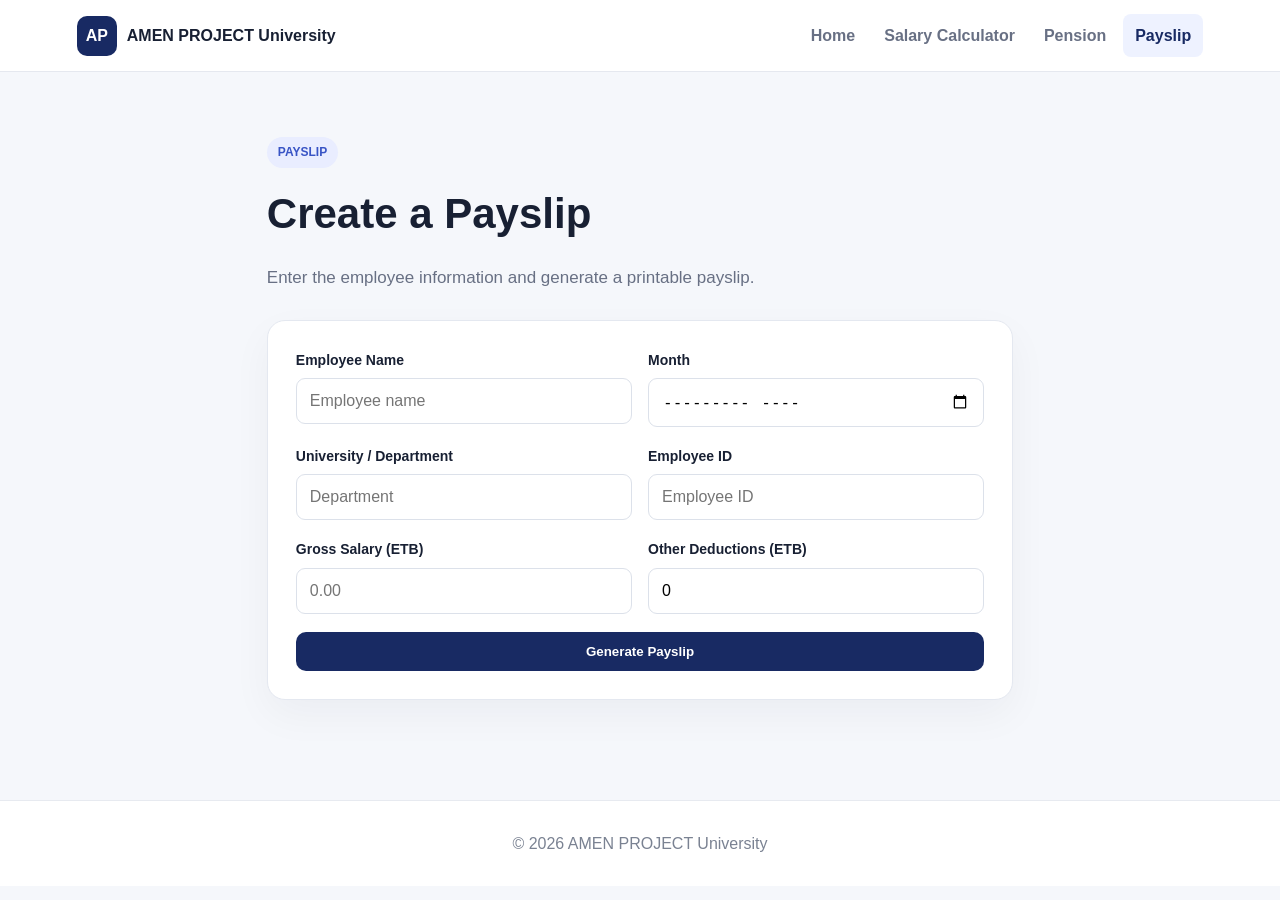
<file: payslip.html>
<!DOCTYPE html>
<html lang="en">

<head>

  <meta charset="UTF-8">

  <meta
    name="viewport"
    content="width=device-width, initial-scale=1.0"
  >

  <title>Payslip | AMEN PROJECT University</title>

  <link rel="stylesheet" href="styles.css">

</head>


<body>


<header class="topbar no-print">

  <a class="brand" href="index.html">
    <span class="logo">AP</span>
    <span>AMEN PROJECT University</span>
  </a>


  <nav>

    <a href="index.html">
      Home
    </a>

    <a href="salary.html">
      Salary Calculator
    </a>

    <a href="pension.html">
      Pension
    </a>

    <a class="active" href="payslip.html">
      Payslip
    </a>

  </nav>

</header>


<main class="page">


<div class="no-print">

  <span class="badge">
    Payslip
  </span>

  <h1>
    Create a Payslip
  </h1>

  <p class="lead">
    Enter the employee information and generate
    a printable payslip.
  </p>


  <div class="panel">


    <div class="two">

      <label>
        Employee Name

        <input
          id="payName"
          type="text"
          placeholder="Employee name"
        >

      </label>


      <label>
        Month

        <input
          id="payMonth"
          type="month"
        >

      </label>

    </div>


    <div class="two">

      <label>
        University / Department

        <input
          id="payDept"
          type="text"
          placeholder="Department"
        >

      </label>


      <label>
        Employee ID

        <input
          id="payId"
          type="text"
          placeholder="Employee ID"
        >

      </label>

    </div>


    <div class="two">

      <label>
        Gross Salary (ETB)

        <input
          id="payGross"
          type="number"
          min="0"
          step="0.01"
          placeholder="0.00"
        >

      </label>


      <label>
        Other Deductions (ETB)

        <input
          id="payOther"
          type="number"
          min="0"
          step="0.01"
          value="0"
        >

      </label>

    </div>


    <button
      class="btn primary"
      onclick="makePayslip()"
    >
      Generate Payslip
    </button>


  </div>

</div>


<div
  id="payslip"
  class="payslip hidden"
>

  <div class="slip-head">

    <div class="logo big">
      AP
    </div>

    <div>

      <h2>
        AMEN PROJECT University
      </h2>

      <p>
        PAYSLIP
      </p>

    </div>

  </div>


  <div class="slip-info">

    <span>
      <b>Employee:</b>
      <i id="outName"></i>
    </span>

    <span>
      <b>Month:</b>
      <i id="outMonth"></i>
    </span>

    <span>
      <b>Department:</b>
      <i id="outDept"></i>
    </span>

    <span>
      <b>Employee ID:</b>
      <i id="outId"></i>
    </span>

  </div>


  <table>

    <tr>
      <th>Earnings</th>
      <th>ETB</th>
    </tr>

    <tr>
      <td>Gross Salary</td>
      <td id="outGross"></td>
    </tr>

  </table>


  <table>

    <tr>
      <th>Deductions</th>
      <th>ETB</th>
    </tr>

    <tr>
      <td>Employee Pension</td>
      <td id="outPension"></td>
    </tr>

    <tr>
      <td>Estimated Income Tax</td>
      <td id="outTax"></td>
    </tr>

    <tr>
      <td>Other Deductions</td>
      <td id="outOther"></td>
    </tr>

  </table>


  <div class="net">

    <span>
      NET PAY
    </span>

    <strong id="outNet"></strong>

  </div>


  <button
    class="btn primary no-print"
    onclick="window.print()"
  >
    🖨️ Print Payslip
  </button>


</div>

</main>


<footer class="no-print">
  © 2026 AMEN PROJECT University
</footer>


<script src="app.js"></script>

</body>
</html>
</file>
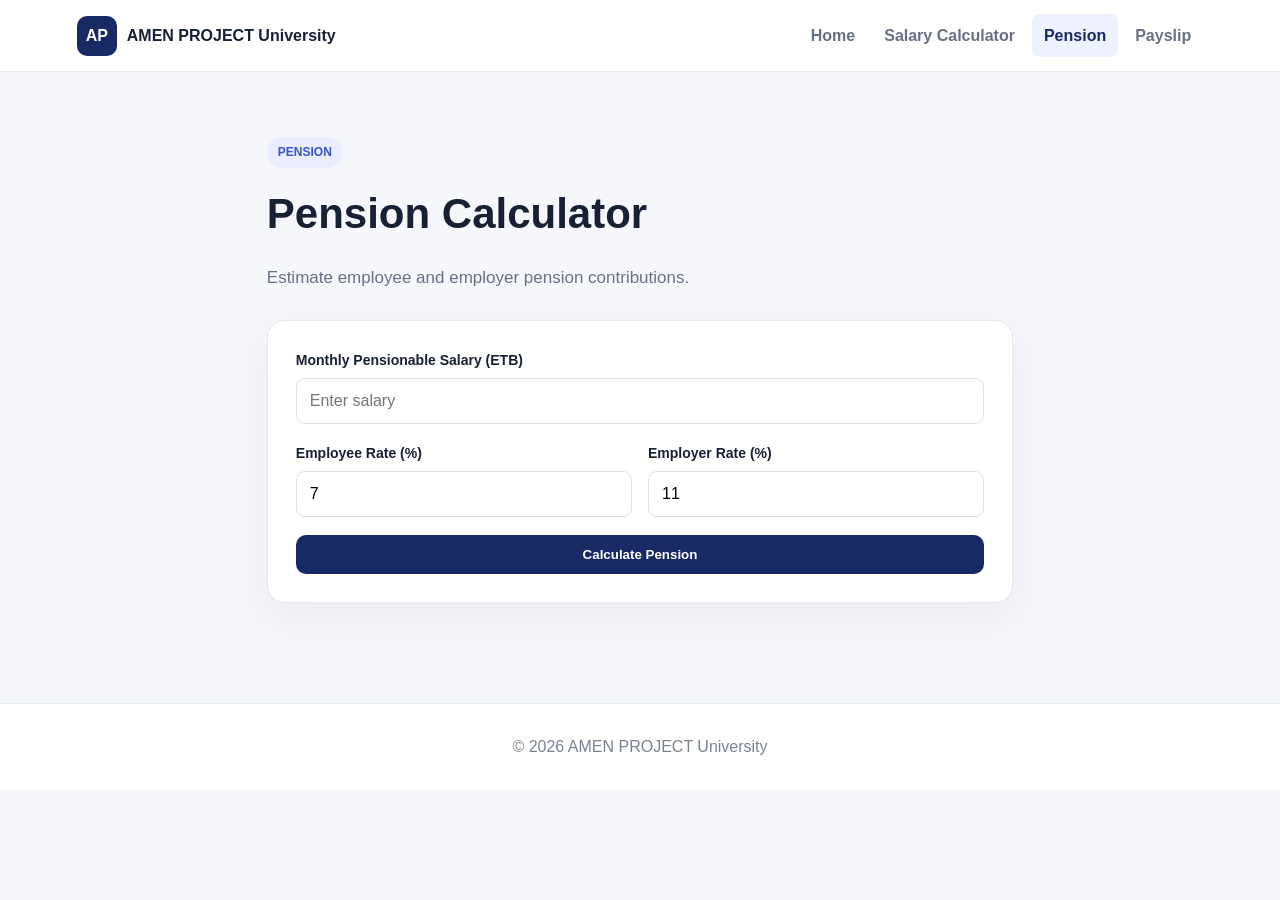
<file: pension.html>
<!DOCTYPE html>
<html lang="en">

<head>

  <meta charset="UTF-8">

  <meta
    name="viewport"
    content="width=device-width, initial-scale=1.0"
  >

  <title>Pension | AMEN PROJECT University</title>

  <link rel="stylesheet" href="styles.css">

</head>

<body>


<header class="topbar">

  <a class="brand" href="index.html">
    <span class="logo">AP</span>
    <span>AMEN PROJECT University</span>
  </a>

  <nav>

    <a href="index.html">
      Home
    </a>

    <a href="salary.html">
      Salary Calculator
    </a>

    <a class="active" href="pension.html">
      Pension
    </a>

    <a href="payslip.html">
      Payslip
    </a>

  </nav>

</header>


<main class="page">

  <span class="badge">
    Pension
  </span>

  <h1>
    Pension Calculator
  </h1>

  <p class="lead">
    Estimate employee and employer pension contributions.
  </p>


  <div class="panel">

    <label>
      Monthly Pensionable Salary (ETB)

      <input
        id="pensionSalary"
        type="number"
        min="0"
        step="0.01"
        placeholder="Enter salary"
      >

    </label>


    <div class="two">

      <label>
        Employee Rate (%)

        <input
          id="employeeRate"
          type="number"
          value="7"
          step="0.01"
        >

      </label>


      <label>
        Employer Rate (%)

        <input
          id="employerRate"
          type="number"
          value="11"
          step="0.01"
        >

      </label>

    </div>


    <button
      class="btn primary"
      onclick="calculatePension()"
    >
      Calculate Pension
    </button>

  </div>


  <div
    id="pensionResult"
    class="result hidden"
  ></div>

</main>


<footer>
  © 2026 AMEN PROJECT University
</footer>


<script src="app.js"></script>

</body>
</html>
</file>
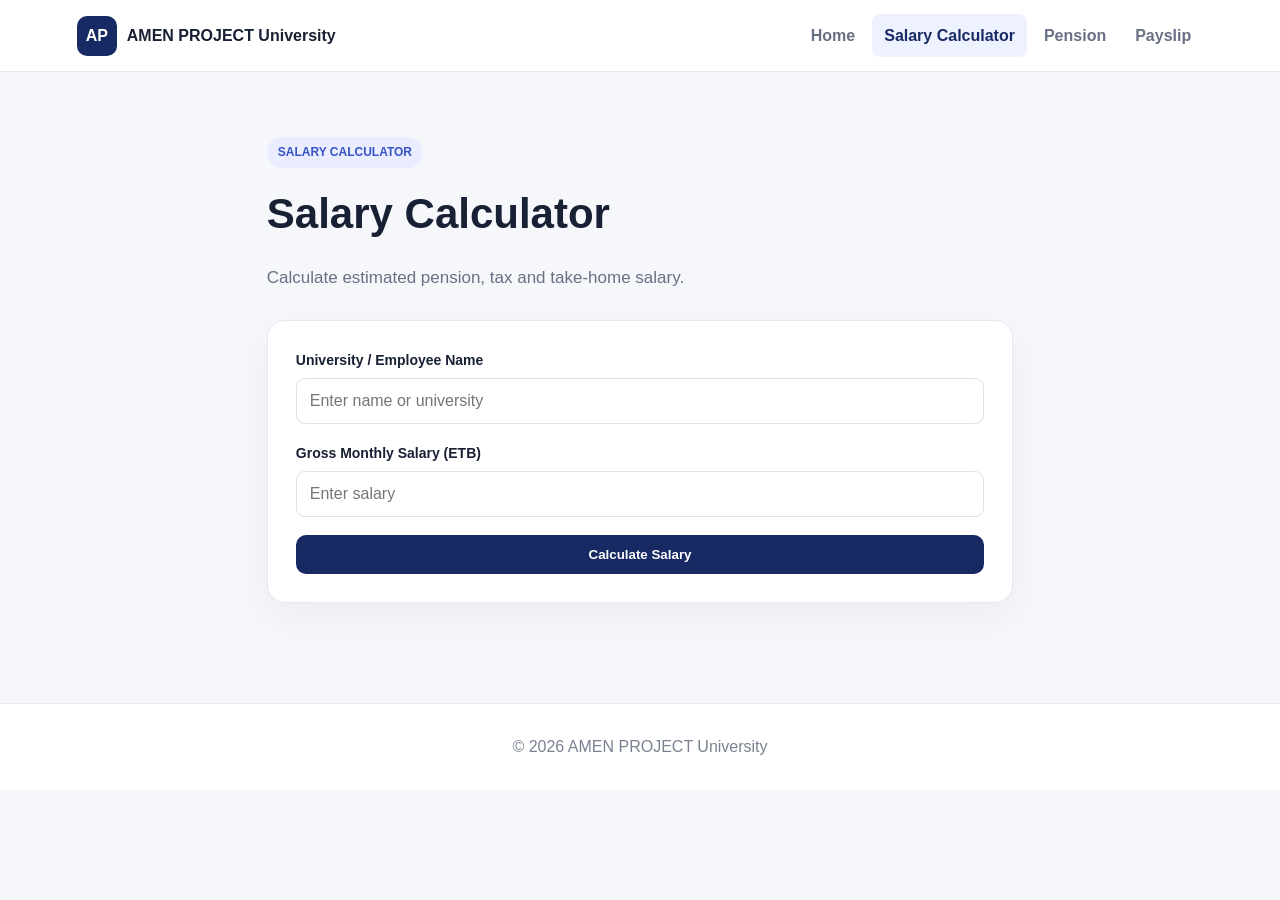
<file: SALARY.HTML>
<!DOCTYPE html>
<html lang="en">

<head>
  <meta charset="UTF-8">
  <meta name="viewport" content="width=device-width, initial-scale=1.0">

  <title>Salary Calculator | AMEN PROJECT University</title>

  <link rel="stylesheet" href="styles.css">
</head>

<body>

<header class="topbar">

  <a class="brand" href="index.html">
    <span class="logo">AP</span>
    <span>AMEN PROJECT University</span>
  </a>

  <nav>
    <a href="index.html">Home</a>
    <a class="active" href="salary.html">
      Salary Calculator
    </a>
    <a href="pension.html">Pension</a>
    <a href="payslip.html">Payslip</a>
  </nav>

</header>


<main class="page">

  <span class="badge">Salary Calculator</span>

  <h1>Salary Calculator</h1>

  <p class="lead">
    Calculate estimated pension, tax and take-home salary.
  </p>


  <div class="panel">

    <label>
      University / Employee Name

      <input
        id="salaryName"
        type="text"
        placeholder="Enter name or university"
      >
    </label>


    <label>
      Gross Monthly Salary (ETB)

      <input
        id="gross"
        type="number"
        min="0"
        step="0.01"
        placeholder="Enter salary"
      >
    </label>


    <button
      class="btn primary"
      onclick="calculateSalary()"
    >
      Calculate Salary
    </button>

  </div>


  <div
    id="salaryResult"
    class="result hidden"
  ></div>

</main>


<footer>
  © 2026 AMEN PROJECT University
</footer>


<script src="app.js"></script>

</body>
</html>
</file>
<file: styles.css>
* {
  box-sizing: border-box;
}

body {
  margin: 0;
  font-family: Arial, sans-serif;
  color: #182033;
  background: #f5f7fb;
  line-height: 1.6;
}


/* NAVIGATION */

.topbar {
  min-height: 72px;
  background: white;
  border-bottom: 1px solid #e5e8ef;

  display: flex;
  align-items: center;
  justify-content: space-between;

  padding: 12px 6%;

  position: sticky;
  top: 0;
  z-index: 100;
}


.brand {
  display: flex;
  align-items: center;
  gap: 10px;

  text-decoration: none;
  color: #182033;

  font-weight: 800;
}


.logo {
  width: 40px;
  height: 40px;

  border-radius: 10px;

  background: #182a63;
  color: white;

  display: grid;
  place-items: center;

  font-weight: 900;
}


.logo.big {
  width: 55px;
  height: 55px;
}


nav {
  display: flex;
  gap: 5px;
}


nav a {
  text-decoration: none;
  color: #687084;

  padding: 9px 12px;

  border-radius: 8px;

  font-weight: 600;
}


nav a:hover,
nav a.active {
  background: #eef2ff;
  color: #182a63;
}


/* HOME HERO */

.hero {
  max-width: 1150px;

  margin: auto;

  padding: 90px 6%;

  display: grid;

  grid-template-columns: 1.4fr 1fr;

  gap: 60px;

  align-items: center;
}


.hero h1 {
  font-size: 58px;
  line-height: 1.05;
  margin: 18px 0;
}


.hero h1 span {
  color: #4865d8;
}


.hero p {
  color: #687084;
  font-size: 18px;
}


.badge {
  display: inline-block;

  padding: 6px 11px;

  border-radius: 30px;

  background: #e9edff;

  color: #3854c5;

  font-size: 12px;

  font-weight: 800;

  text-transform: uppercase;
}


.actions {
  display: flex;
  gap: 12px;
  margin-top: 28px;
}


.btn {
  border: 0;

  border-radius: 10px;

  padding: 12px 18px;

  font-weight: 800;

  cursor: pointer;

  text-decoration: none;

  display: inline-block;
}


.btn.primary {
  background: #182a63;
  color: white;
}


.btn.secondary {
  background: white;
  color: #182a63;
  border: 1px solid #dce1ec;
}


.hero-card {
  background: white;

  border: 1px solid #e4e8f0;

  border-radius: 18px;

  padding: 38px;

  box-shadow: 0 15px 40px #17203315;
}


.hero-icon {
  width: 75px;
  height: 75px;

  border-radius: 20px;

  background: #182a63;

  color: white;

  display: grid;
  place-items: center;

  font-size: 25px;

  font-weight: 900;
}


/* SECTIONS */

.section {
  max-width: 1150px;

  margin: auto;

  padding: 40px 6% 80px;
}


.section-title h2 {
  font-size: 32px;

  margin: 12px 0 30px;
}


.grid {
  display: grid;

  grid-template-columns: repeat(3, 1fr);

  gap: 18px;
}


.card {
  background: white;

  border: 1px solid #e4e8f0;

  border-radius: 18px;

  padding: 28px;

  text-decoration: none;

  color: inherit;

  box-shadow: 0 15px 40px #1720330b;

  transition: .2s;
}


.card:hover {
  transform: translateY(-4px);
}


.icon {
  font-size: 30px;
}


.card p {
  color: #687084;
}


/* INNER PAGES */

.page {
  max-width: 900px;

  margin: auto;

  padding: 65px 6% 100px;
}


.page h1 {
  font-size: 42px;

  margin: 12px 0;
}


.lead {
  color: #687084;

  font-size: 17px;
}


.panel {
  background: white;

  border: 1px solid #e4e8f0;

  border-radius: 18px;

  padding: 28px;

  margin-top: 28px;

  box-shadow: 0 15px 40px #1720330b;

  display: grid;

  gap: 18px;
}


label {
  font-weight: 700;

  font-size: 14px;
}


input {
  display: block;

  width: 100%;

  margin-top: 7px;

  padding: 13px;

  border: 1px solid #dce1ea;

  border-radius: 9px;

  font-size: 16px;
}


input:focus {
  outline: none;

  border-color: #4865d8;

  box-shadow: 0 0 0 3px #4865d820;
}


.two {
  display: grid;

  grid-template-columns: 1fr 1fr;

  gap: 16px;
}


.result {
  background: white;

  border: 1px solid #e4e8f0;

  border-radius: 18px;

  padding: 25px;

  margin-top: 22px;

  box-shadow: 0 15px 40px #1720330b;
}


.result .number {
  font-size: 30px;

  font-weight: 900;

  color: #182a63;
}


.hidden {
  display: none;
}


/* PAYSLIP */

.payslip {
  background: white;

  border: 1px solid #ddd;

  padding: 40px;

  max-width: 850px;

  margin: 30px auto;

  box-shadow: 0 12px 35px #0000000c;
}


.slip-head {
  display: flex;

  gap: 16px;

  align-items: center;

  border-bottom: 2px solid #182a63;

  padding-bottom: 20px;
}


.slip-head h2 {
  margin: 0;
}


.slip-head p {
  margin: 0;

  color: #687084;

  font-weight: 800;
}


.slip-info {
  display: grid;

  grid-template-columns: 1fr 1fr;

  gap: 10px;

  padding: 20px 0;
}


.slip-info i {
  font-style: normal;

  font-weight: 500;
}


.payslip table {
  width: 100%;

  border-collapse: collapse;

  margin: 15px 0;
}


.payslip th,
.payslip td {
  padding: 11px;

  border-bottom: 1px solid #e5e8ee;

  text-align: left;
}


.payslip th:last-child,
.payslip td:last-child {
  text-align: right;
}


.net {
  display: flex;

  justify-content: space-between;

  align-items: center;

  background: #eef2ff;

  padding: 18px;

  margin-top: 22px;

  border-radius: 10px;
}


.net strong {
  font-size: 25px;

  color: #182a63;
}


/* FOOTER */

footer {
  text-align: center;

  padding: 30px;

  color: #7a8292;

  border-top: 1px solid #e7eaf0;

  background: white;
}


/* MOBILE */

@media (max-width: 800px) {

  .topbar {
    flex-direction: column;

    gap: 12px;
  }


  nav {
    flex-wrap: wrap;

    justify-content: center;
  }


  .hero {
    grid-template-columns: 1fr;

    padding-top: 55px;
  }


  .hero h1 {
    font-size: 44px;
  }


  .grid {
    grid-template-columns: 1fr;
  }


  .two {
    grid-template-columns: 1fr;
  }


  .slip-info {
    grid-template-columns: 1fr;
  }

}


/* PRINT */

@media print {

  body {
    background: white;
  }


  .no-print {
    display: none !important;
  }


  .payslip {
    box-shadow: none;

    border: 0;

    margin: 0;

    max-width: none;
  }

}
</file>
